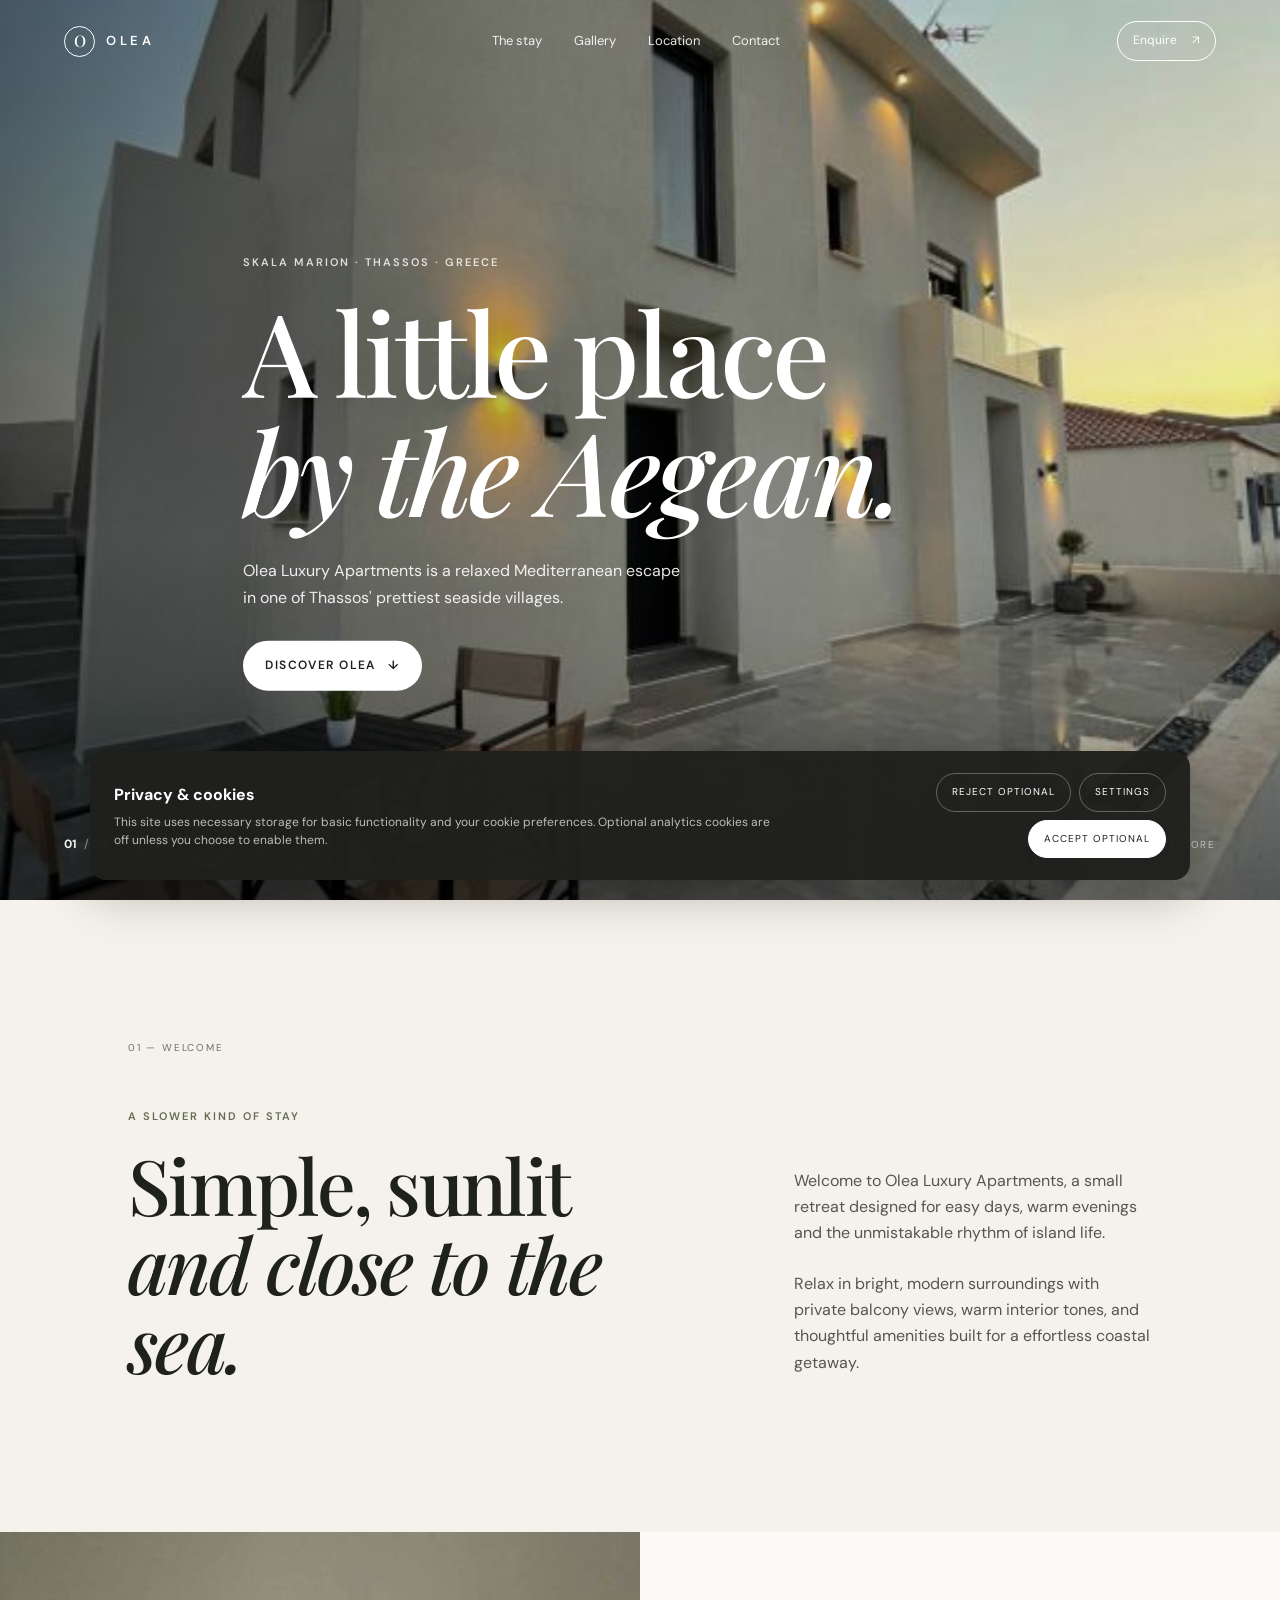
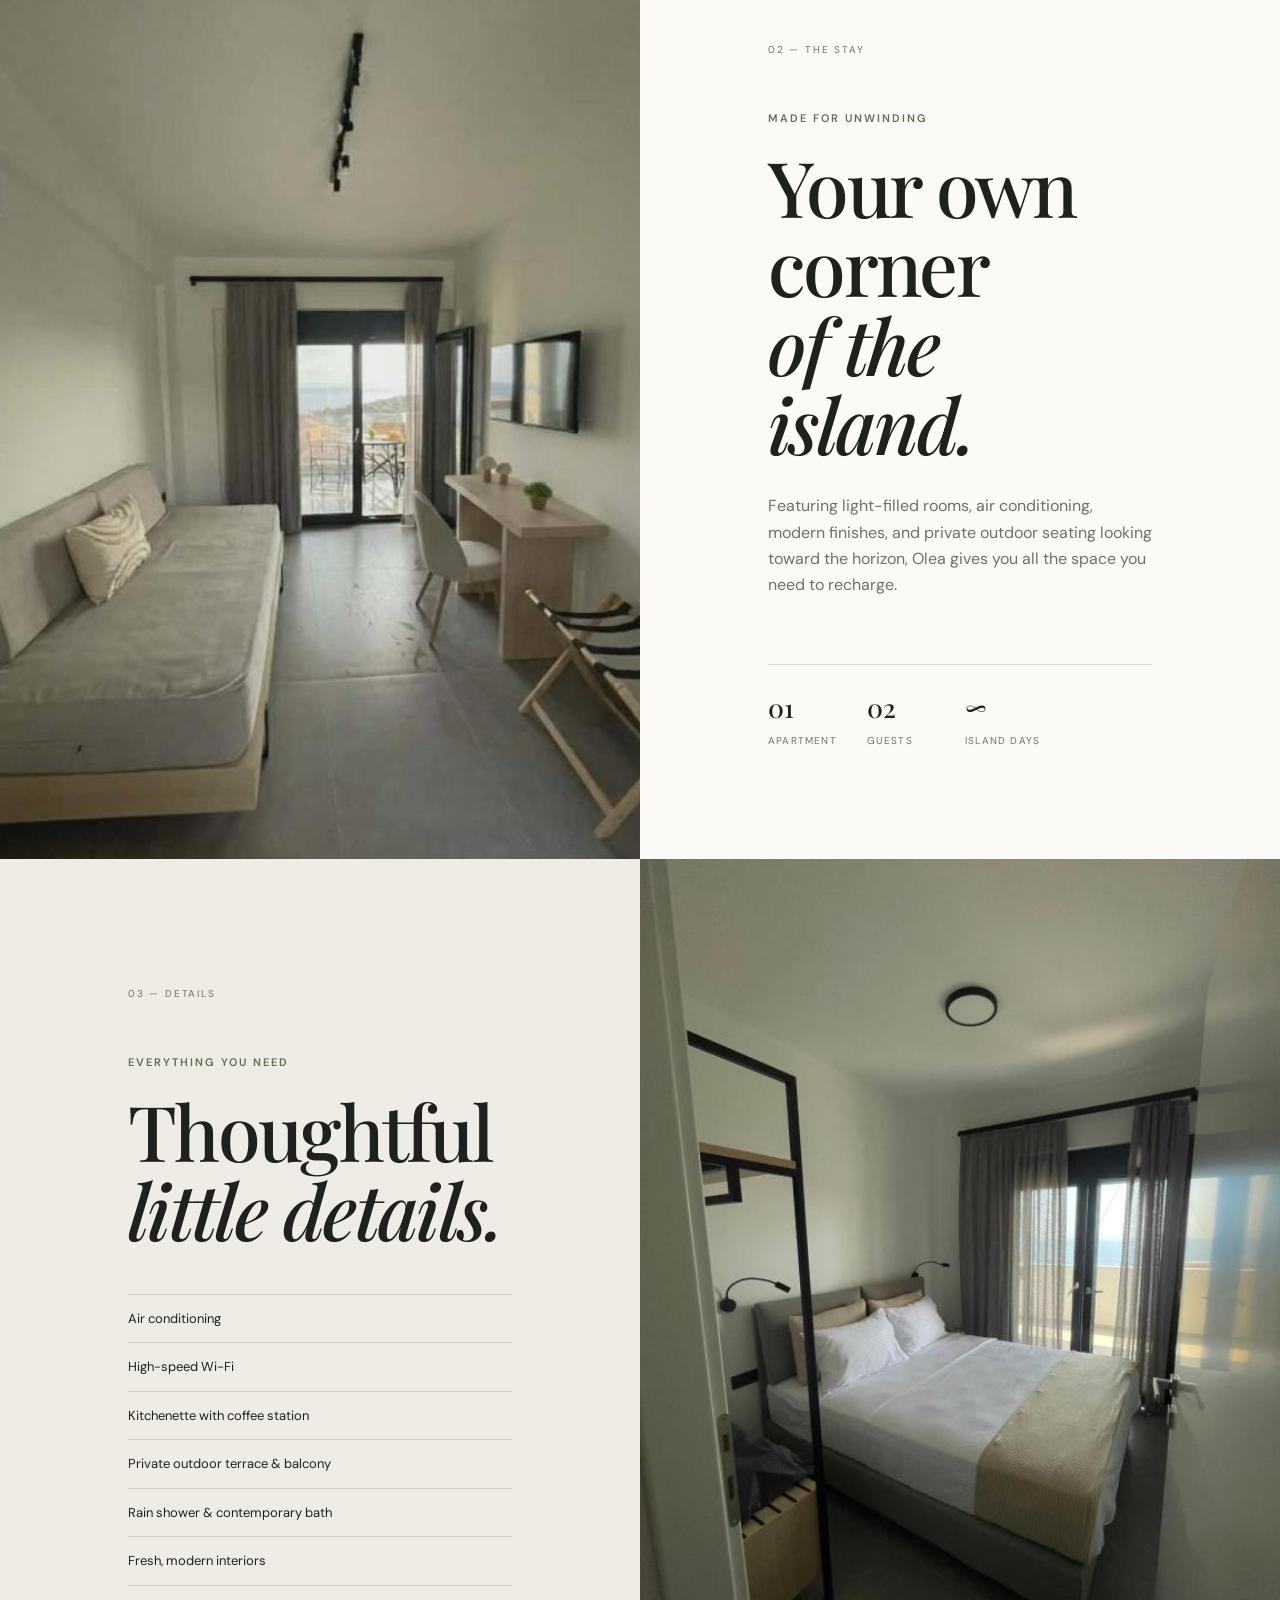
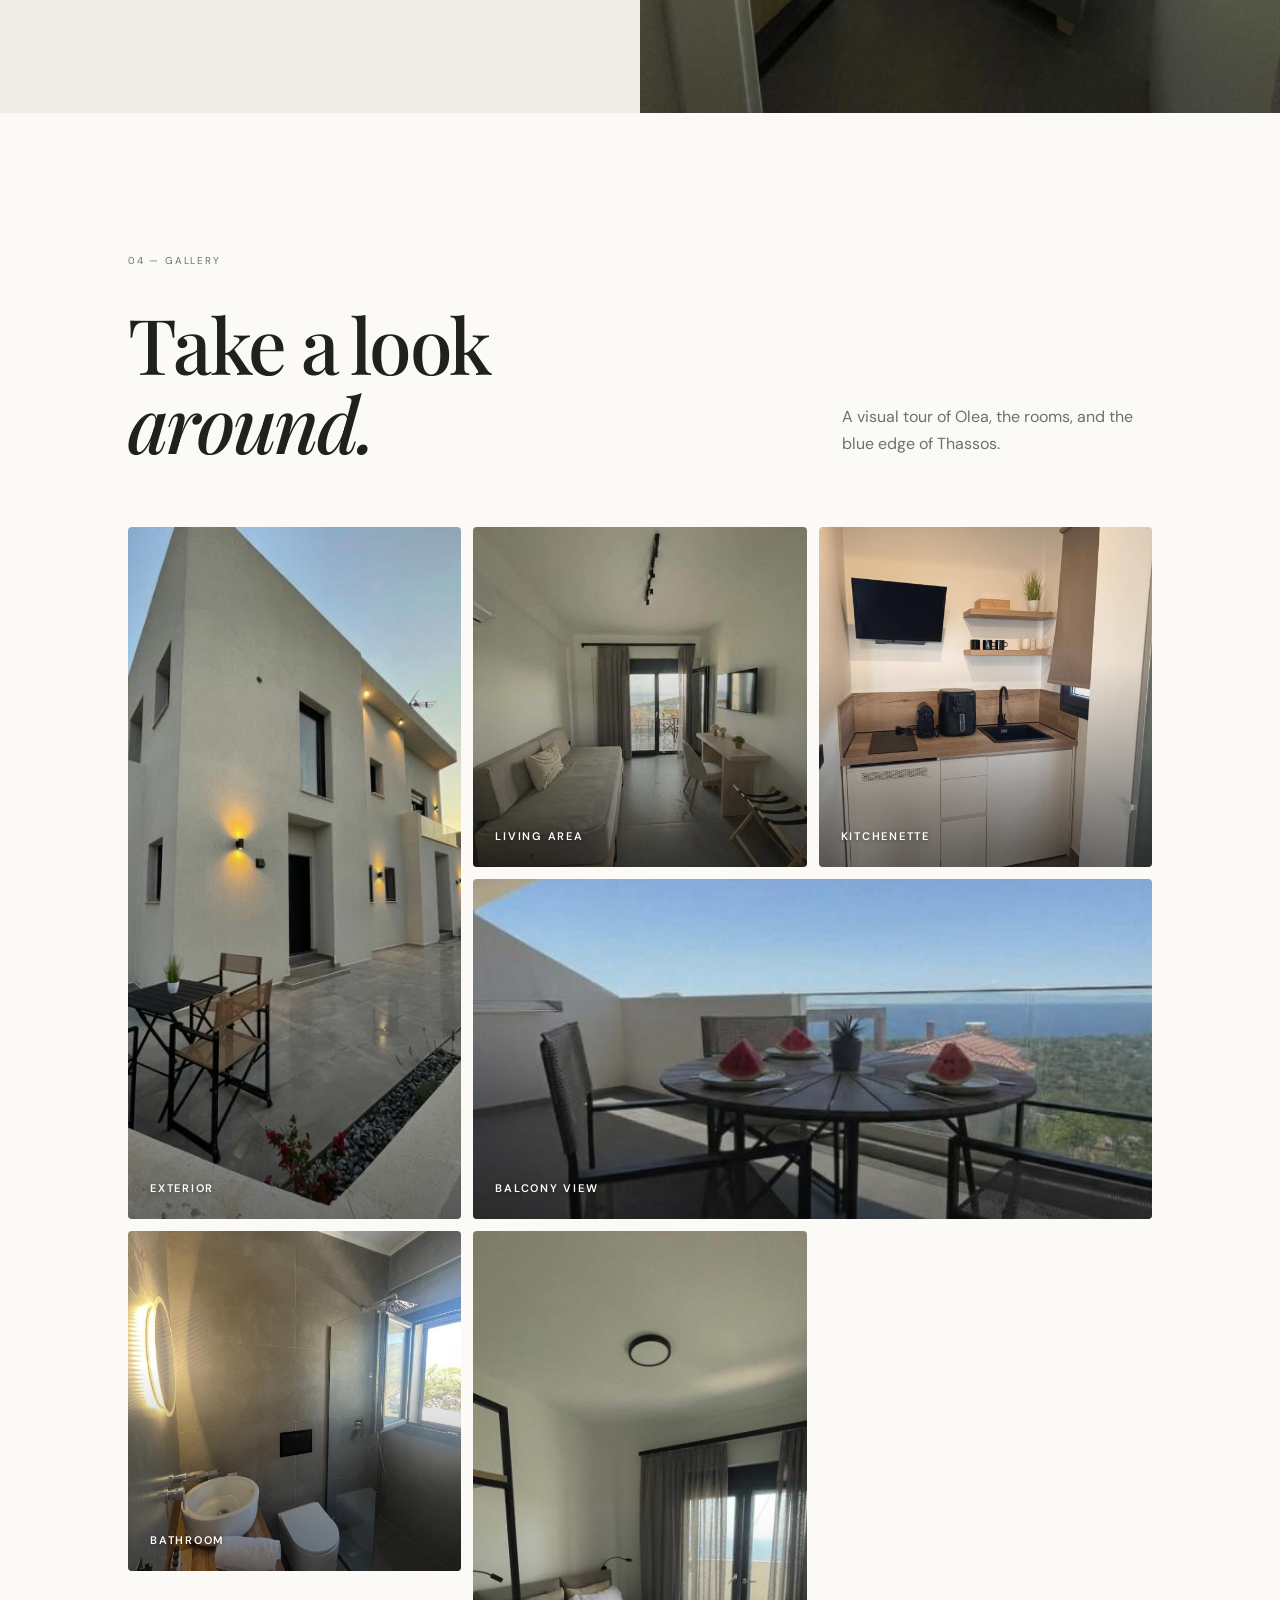
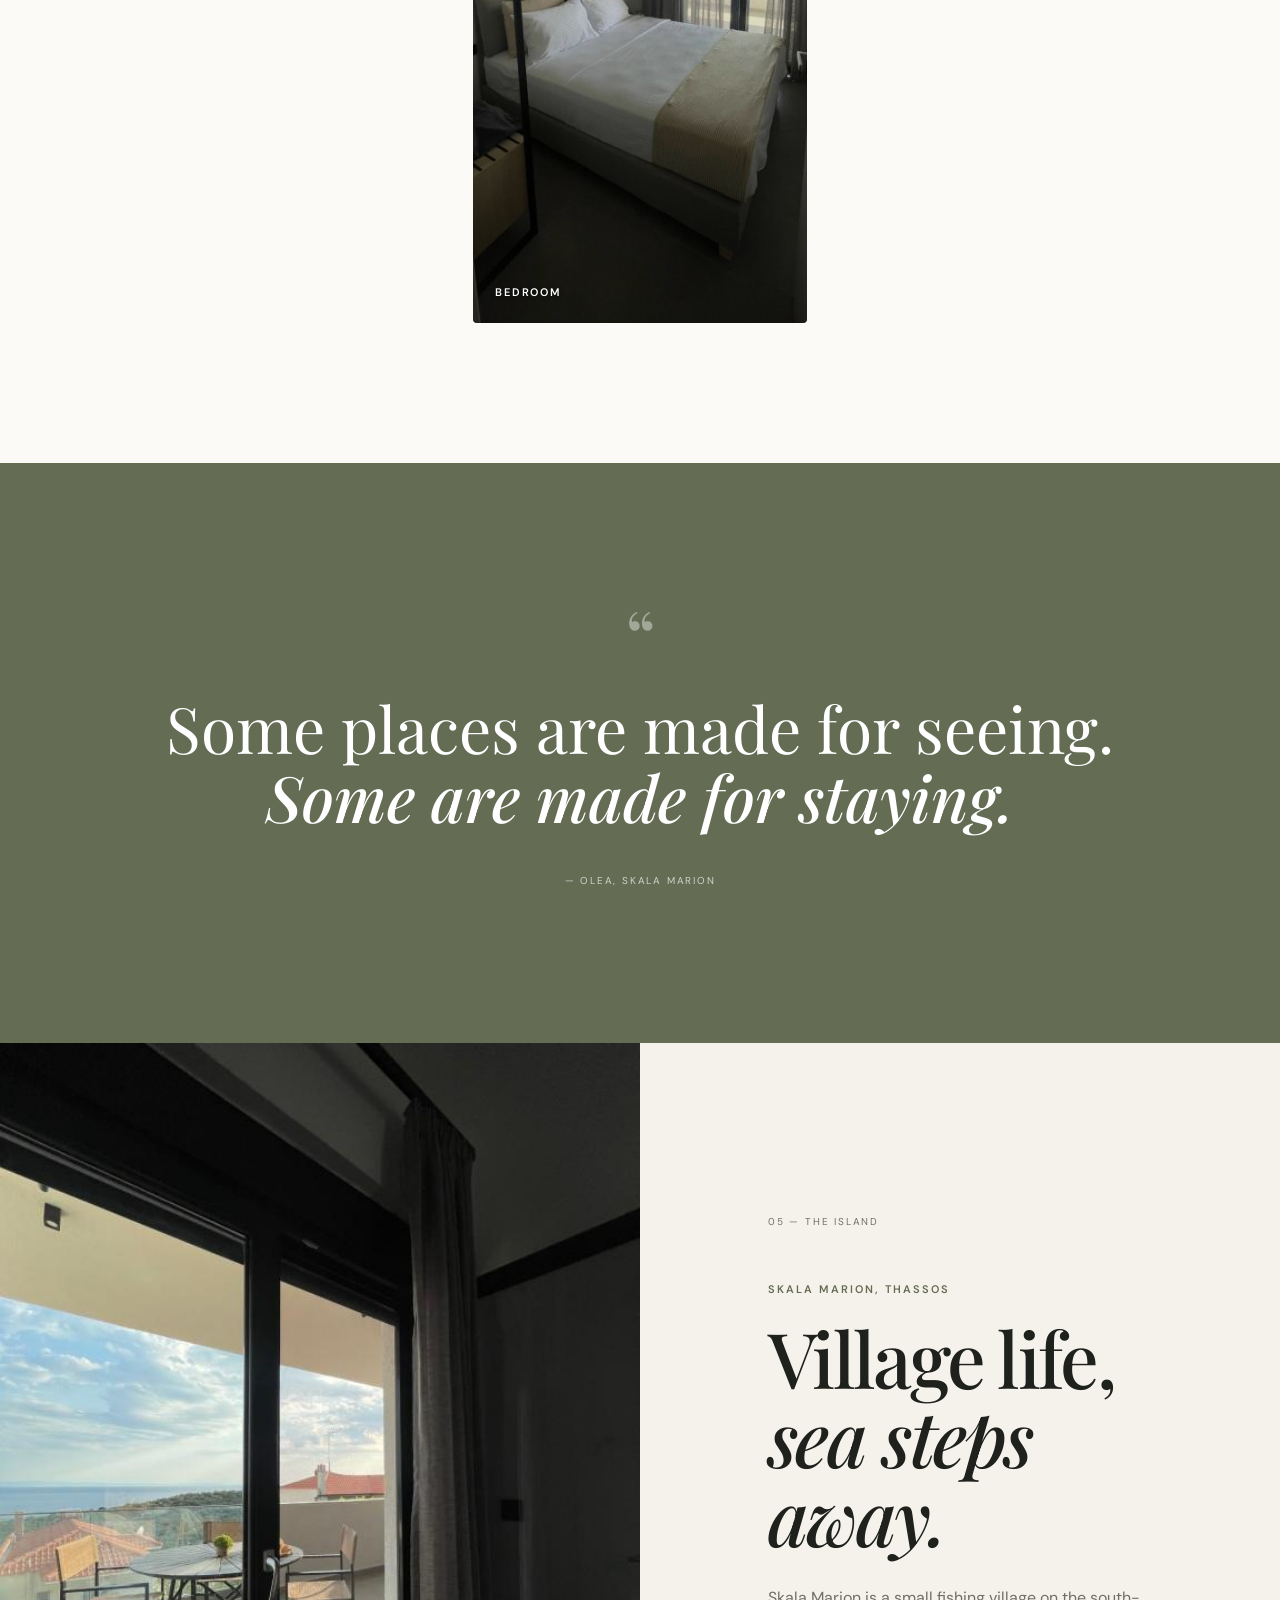
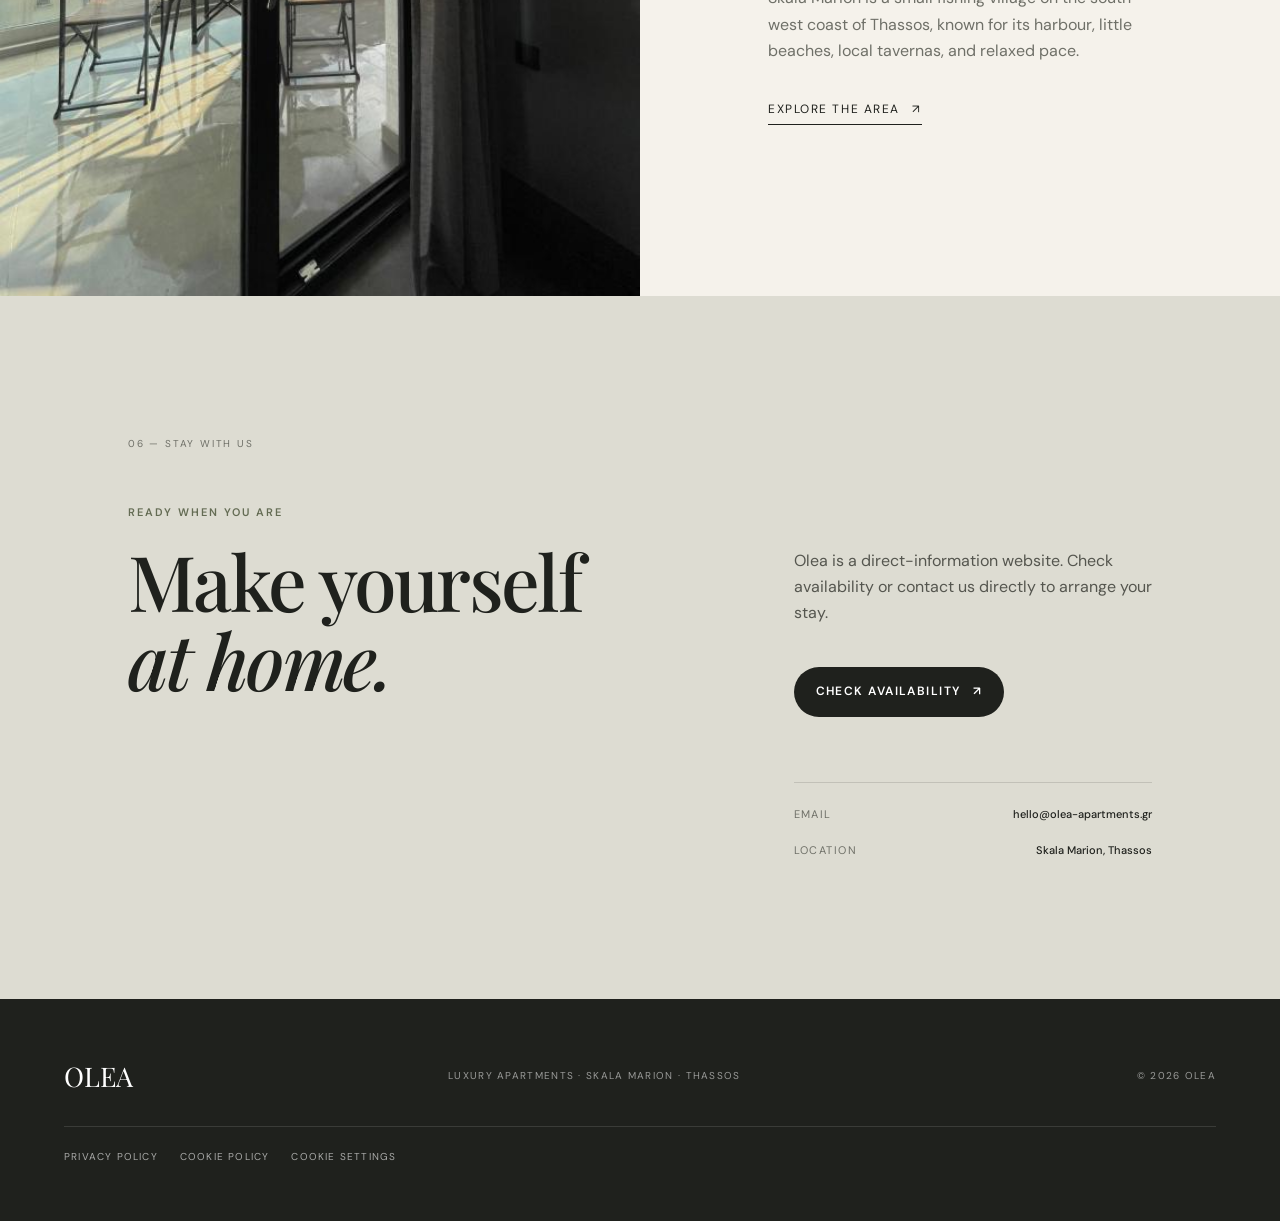
<file: index.html>
<!doctype html>
<html lang="en">
<head>
  <meta charset="utf-8">
  <meta name="viewport" content="width=device-width, initial-scale=1">
  <meta name="description" content="Olea Luxury Apartments — a quiet Mediterranean stay in Skala Marion, Thassos.">
  <title>Olea Luxury Apartments · Skala Marion</title>
  <link rel="preconnect" href="https://fonts.googleapis.com">
  <link rel="preconnect" href="https://fonts.gstatic.com" crossorigin>
  <link href="https://fonts.googleapis.com/css2?family=DM+Sans:wght@400;500;600&family=Playfair+Display:wght@500;600&display=swap" rel="stylesheet">
  <link rel="stylesheet" href="styles.css">
</head>
<body>
  <header class="site-header">
    <a class="brand" href="#top" aria-label="Olea home">
      <span class="brand-mark">O</span>
      <span>OLEA</span>
    </a>
    <nav class="nav" aria-label="Main navigation">
      <a href="#stay">The stay</a>
      <a href="#gallery">Gallery</a>
      <a href="#location">Location</a>
      <a href="#contact">Contact</a>
    </nav>
    <a class="header-cta" href="#contact">Enquire <span>↗</span></a>
    <button class="menu-toggle" aria-label="Open menu" aria-expanded="false">☰</button>
  </header>

  <main id="top">
    <section class="hero">
      <div class="hero-slides" aria-label="Property slideshow">
        <div class="hero-slide is-active">
          <img src="frontview.jpg" alt="Olea Luxury Apartments exterior at dusk" loading="eager">
        </div>
        <div class="hero-slide">
          <img src="roomview.jpg" alt="Living space with balcony view" loading="lazy">
        </div>
        <div class="hero-slide">
          <img src="viewbalcony.jpg" alt="Private terrace overlooking the sea" loading="lazy">
        </div>
      </div>
      <div class="hero-shade"></div>
      <div class="hero-content">
        <p class="eyebrow light">Skala Marion · Thassos · Greece</p>
        <h1>A little place<br><em>by the Aegean.</em></h1>
        <p class="hero-copy">Olea Luxury Apartments is a relaxed Mediterranean escape in one of Thassos' prettiest seaside villages.</p>
        <a class="button button-light" href="#stay">Discover Olea <span>↓</span></a>
      </div>
      <div class="hero-bottom">
        <div class="slide-count"><strong id="slide-current">01</strong><span>/ 03</span></div>
        <div class="slide-controls">
          <button id="prev" aria-label="Previous photo">←</button>
          <button id="next" aria-label="Next photo">→</button>
        </div>
        <span class="scroll-note">Scroll to explore</span>
      </div>
    </section>

    <section class="intro section-pad">
      <div class="section-kicker">01 — Welcome</div>
      <div class="intro-grid">
        <div>
          <p class="eyebrow">A slower kind of stay</p>
          <h2>Simple, sunlit<br><em>and close to the sea.</em></h2>
        </div>
        <div class="intro-text">
          <p>Welcome to Olea Luxury Apartments, a small retreat designed for easy days, warm evenings and the unmistakable rhythm of island life.</p>
          <p>Relax in bright, modern surroundings with private balcony views, warm interior tones, and thoughtful amenities built for a effortless coastal getaway.</p>
        </div>
      </div>
    </section>

    <section id="stay" class="feature-section">
      <div class="feature-image">
        <img src="roomview.jpg" alt="Apartment living space with comfortable seating and work area" loading="lazy">
      </div>
      <div class="feature-copy">
        <span class="section-kicker">02 — The stay</span>
        <p class="eyebrow">Made for unwinding</p>
        <h2>Your own corner<br><em>of the island.</em></h2>
        <p>Featuring light-filled rooms, air conditioning, modern finishes, and private outdoor seating looking toward the horizon, Olea gives you all the space you need to recharge.</p>
        <div class="facts">
          <div><strong>01</strong><span>Apartment</span></div>
          <div><strong>02</strong><span>Guests</span></div>
          <div><strong>∞</strong><span>Island days</span></div>
        </div>
      </div>
    </section>

    <section class="split-feature">
      <div class="split-copy">
        <span class="section-kicker">03 — Details</span>
        <p class="eyebrow">Everything you need</p>
        <h2>Thoughtful<br><em>little details.</em></h2>
        <ul class="amenities">
          <li>Air conditioning</li>
          <li>High-speed Wi-Fi</li>
          <li>Kitchenette with coffee station</li>
          <li>Private outdoor terrace & balcony</li>
          <li>Rain shower & contemporary bath</li>
          <li>Fresh, modern interiors</li>
        </ul>
      </div>
      <div class="split-image">
        <img src="bedroom.jpg" alt="Modern bedroom with private balcony access" loading="lazy">
      </div>
    </section>

    <section id="gallery" class="gallery section-pad">
      <div class="gallery-head">
        <div>
          <span class="section-kicker">04 — Gallery</span>
          <h2>Take a look<br><em>around.</em></h2>
        </div>
        <p>A visual tour of Olea, the rooms, and the blue edge of Thassos.</p>
      </div>
      <div class="gallery-grid">
        <button class="gallery-card tall" aria-label="View exterior shot">
          <img src="frontview.jpg" alt="Building exterior" loading="lazy">
          <span>EXTERIOR</span>
        </button>
        <button class="gallery-card" aria-label="View living space">
          <img src="roomview.jpg" alt="Living area" loading="lazy">
          <span>LIVING AREA</span>
        </button>
        <button class="gallery-card" aria-label="View kitchen space">
          <img src="kitchen.jpg" alt="Kitchenette setup" loading="lazy">
          <span>KITCHENETTE</span>
        </button>
        <button class="gallery-card wide" aria-label="View balcony view">
          <img src="viewbalcony2.jpg" alt="Terrace seating with sea view" loading="lazy">
          <span>BALCONY VIEW</span>
        </button>
        <button class="gallery-card" aria-label="View bathroom">
          <img src="bathroom1.jpg" alt="Modern walk-in shower and vanity" loading="lazy">
          <span>BATHROOM</span>
        </button>
        <button class="gallery-card tall" aria-label="View bedroom detail">
          <img src="bedroom.jpg" alt="Master bedroom" loading="lazy">
          <span>BEDROOM</span>
        </button>
      </div>
    </section>

    <section class="quote-section">
      <div class="quote-mark">“</div>
      <blockquote>Some places are made for seeing.<br><em>Some are made for staying.</em></blockquote>
      <span>— Olea, Skala Marion</span>
    </section>

    <section id="location" class="location">
      <div class="location-image">
        <img src="viewfrominside.jpg" alt="View looking out to the Aegean sea from inside the apartment" loading="lazy">
      </div>
      <div class="location-copy">
        <span class="section-kicker">05 — The island</span>
        <p class="eyebrow">Skala Marion, Thassos</p>
        <h2>Village life,<br><em>sea steps away.</em></h2>
        <p>Skala Marion is a small fishing village on the south-west coast of Thassos, known for its harbour, little beaches, local tavernas, and relaxed pace.</p>
        <a class="text-link" href="https://www.google.com/maps/search/?api=1&query=Skala+Marion%2C+Thassos%2C+Greece" target="_blank" rel="noopener">Explore the area <span>↗</span></a>
      </div>
    </section>

    <section id="contact" class="contact section-pad">
      <span class="section-kicker">06 — Stay with us</span>
      <div class="contact-grid">
        <div>
          <p class="eyebrow">Ready when you are</p>
          <h2>Make yourself<br><em>at home.</em></h2>
        </div>
        <div class="contact-panel">
          <p>Olea is a direct-information website. Check availability or contact us directly to arrange your stay.</p>
          <a class="button button-dark" href="https://www.booking.com/hotel/gr/olea-luxury-apartments-skala-marion.el.html" target="_blank" rel="noopener">Check availability <span>↗</span></a>
          <div class="contact-details">
            <div><span>Email</span><strong>hello@olea-apartments.gr</strong></div>
            <div><span>Location</span><strong>Skala Marion, Thassos</strong></div>
          </div>
        </div>
      </div>
    </section>
  </main>

  <footer>
    <div class="footer-brand">OLEA</div>
    <p>Luxury Apartments · Skala Marion · Thassos</p>
    <span>© <span id="year"></span> Olea</span>
    <div class="footer-links"><a href="privacy.html">Privacy Policy</a><a href="cookies.html">Cookie Policy</a><button id="cookie-settings-link">Cookie settings</button></div>
  </footer>

  <div class="cookie-banner" id="cookie-banner" hidden>
    <div><strong>Privacy & cookies</strong><p>This site uses necessary storage for basic functionality and your cookie preferences. Optional analytics cookies are off unless you choose to enable them.</p></div>
    <div class="cookie-actions"><button class="cookie-btn secondary" id="cookie-reject">Reject optional</button><button class="cookie-btn secondary" id="cookie-settings">Settings</button><button class="cookie-btn primary" id="cookie-accept">Accept optional</button></div>
  </div>
  <div class="cookie-modal" id="cookie-modal" hidden>
    <div class="cookie-box">
      <button class="cookie-x" id="cookie-close" aria-label="Close">×</button>
      <p class="eyebrow">Privacy choices</p><h2>Cookie settings</h2>
      <p>Necessary storage is always enabled because it supports basic site functionality and remembers your privacy choice. Optional analytics are disabled by default.</p>
      <label class="cookie-option"><span><strong>Necessary</strong><small>Required for core functionality and cookie preferences.</small></span><input type="checkbox" checked disabled></label>
      <label class="cookie-option"><span><strong>Analytics</strong><small>Optional audience measurement. Currently not connected.</small></span><input type="checkbox" id="analytics-consent"></label>
      <div class="cookie-actions"><button class="cookie-btn secondary" id="cookie-save">Save choices</button><button class="cookie-btn primary" id="cookie-accept-modal">Accept optional</button></div>
    </div>
  </div>

  <div class="lightbox" aria-hidden="true">
    <button class="lightbox-close" aria-label="Close gallery">×</button>
    <div class="lightbox-content"></div>
  </div>

  <script src="script.js"></script>
</body>
</html>
</file>
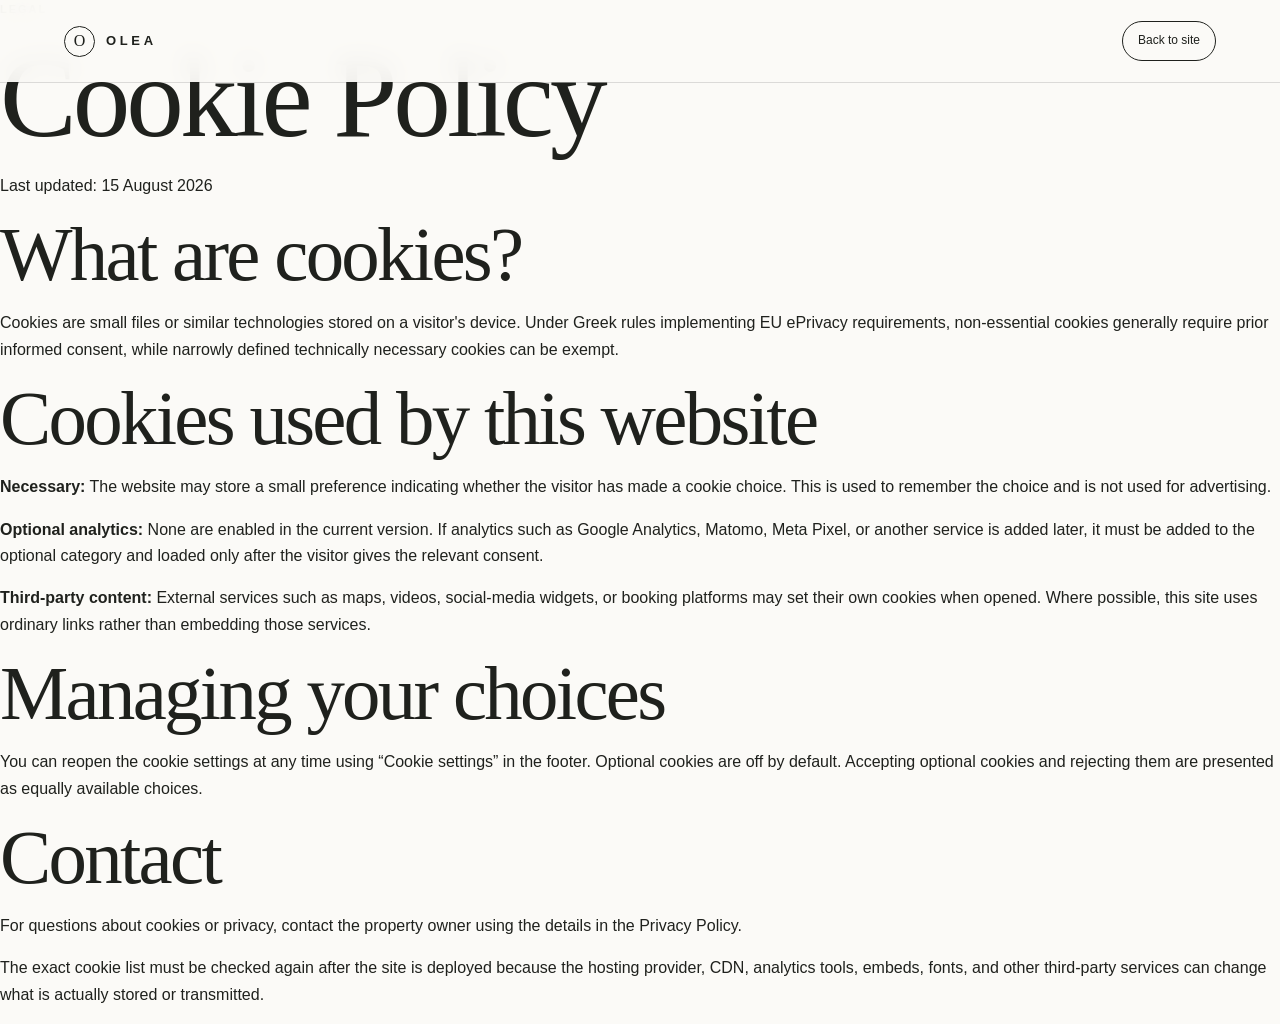
<file: cookies.html>
<!doctype html>
<html lang="en">
<head>
<meta charset="utf-8"><meta name="viewport" content="width=device-width,initial-scale=1">
<title>Cookie Policy · Olea Luxury Apartments</title>
<link rel="stylesheet" href="styles.css">
</head>
<body class="legal-page">
<header class="site-header scrolled">
  <a class="brand" href="index.html"><span class="brand-mark">O</span><span>OLEA</span></a>
  <a class="header-cta" href="index.html">Back to site</a>
</header>
<main class="legal-content">
  <p class="eyebrow">Legal</p>
  <h1>Cookie Policy</h1>
  <p class="legal-updated">Last updated: 15 August 2026</p>
  <h2>What are cookies?</h2>
  <p>Cookies are small files or similar technologies stored on a visitor's device. Under Greek rules implementing EU ePrivacy requirements, non-essential cookies generally require prior informed consent, while narrowly defined technically necessary cookies can be exempt.</p>
  <h2>Cookies used by this website</h2>
  <p><strong>Necessary:</strong> The website may store a small preference indicating whether the visitor has made a cookie choice. This is used to remember the choice and is not used for advertising.</p>
  <p><strong>Optional analytics:</strong> None are enabled in the current version. If analytics such as Google Analytics, Matomo, Meta Pixel, or another service is added later, it must be added to the optional category and loaded only after the visitor gives the relevant consent.</p>
  <p><strong>Third-party content:</strong> External services such as maps, videos, social-media widgets, or booking platforms may set their own cookies when opened. Where possible, this site uses ordinary links rather than embedding those services.</p>
  <h2>Managing your choices</h2>
  <p>You can reopen the cookie settings at any time using “Cookie settings” in the footer. Optional cookies are off by default. Accepting optional cookies and rejecting them are presented as equally available choices.</p>
  <h2>Contact</h2>
  <p>For questions about cookies or privacy, contact the property owner using the details in the Privacy Policy.</p>
  <p class="legal-warning">The exact cookie list must be checked again after the site is deployed because the hosting provider, CDN, analytics tools, embeds, fonts, and other third-party services can change what is actually stored or transmitted.</p>
</main>
</body>
</html>
</file>
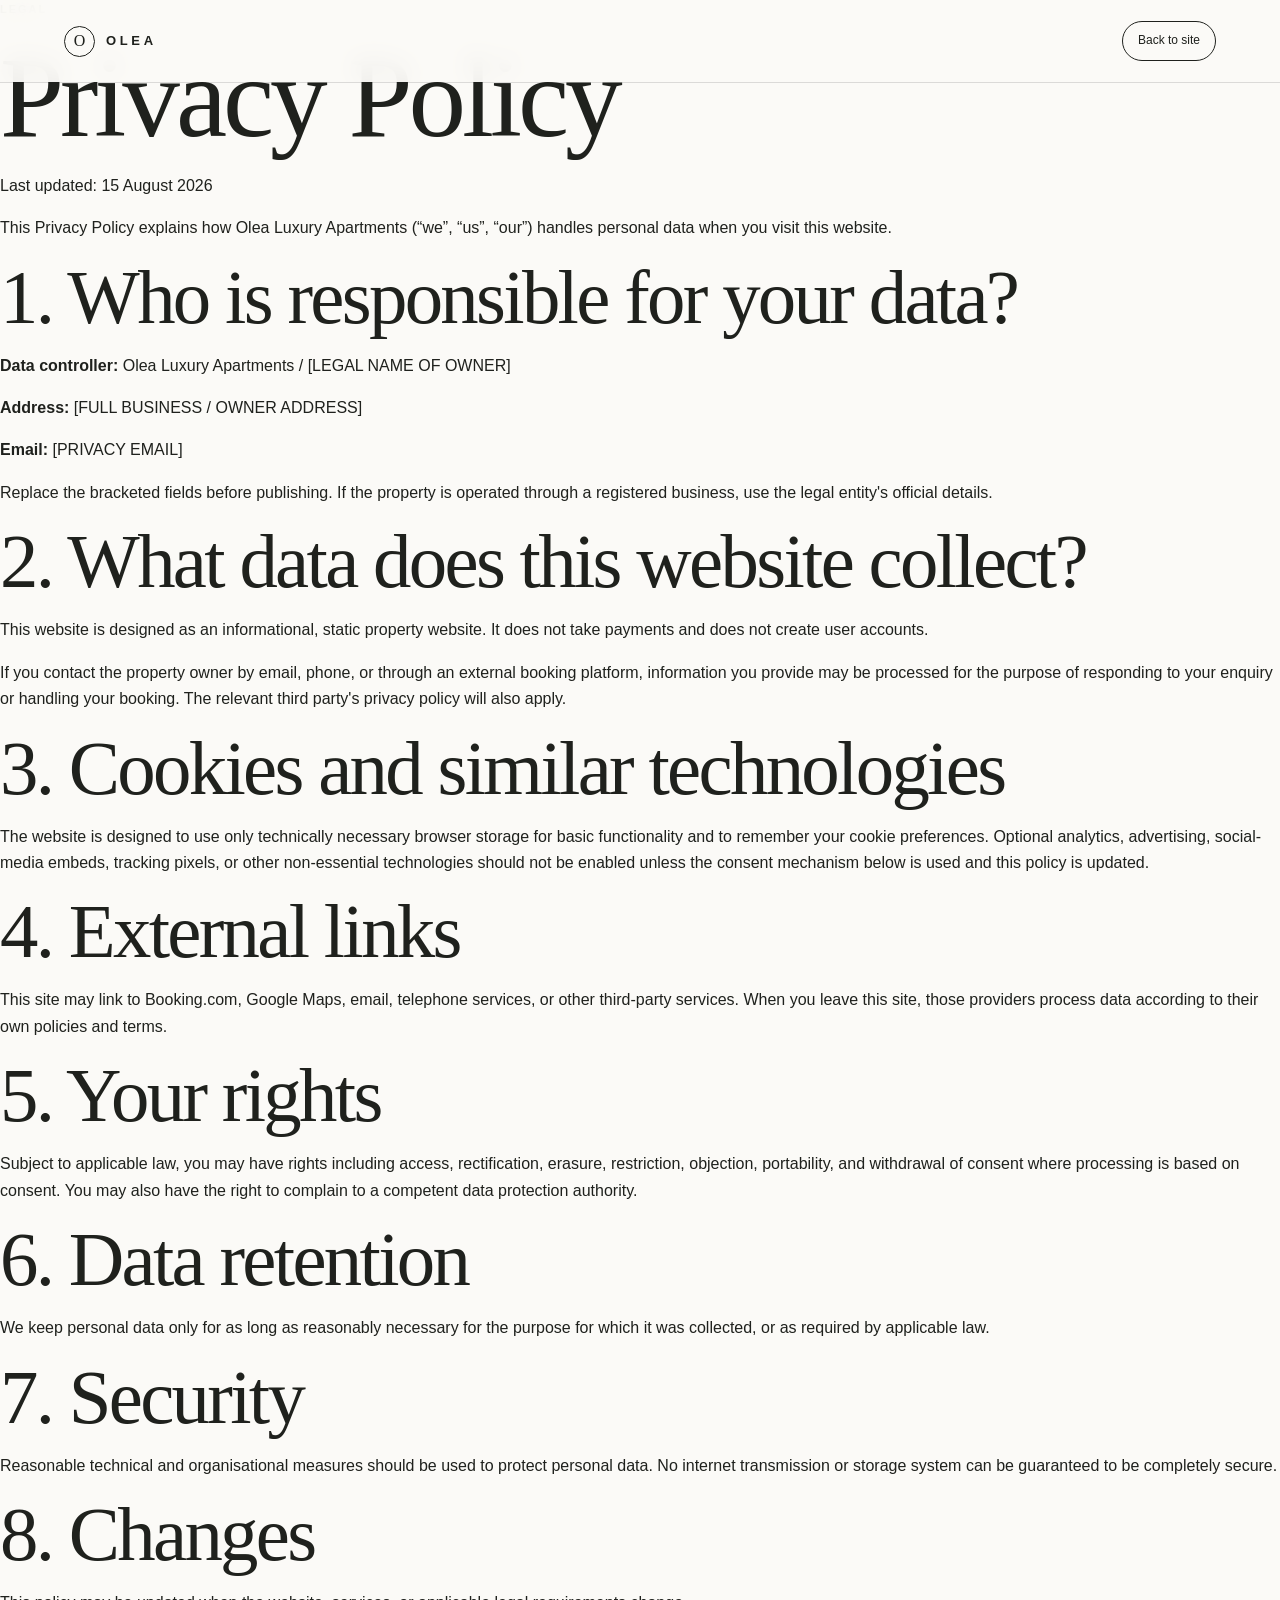
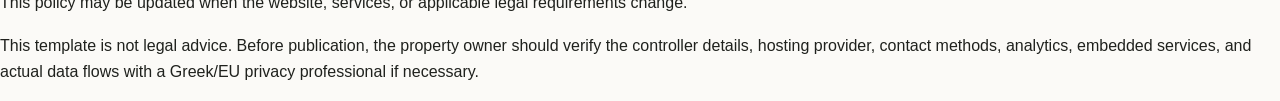
<file: privacy.html>
<!doctype html>
<html lang="en">
<head>
<meta charset="utf-8"><meta name="viewport" content="width=device-width,initial-scale=1">
<title>Privacy Policy · Olea Luxury Apartments</title>
<link rel="stylesheet" href="styles.css">
</head>
<body class="legal-page">
<header class="site-header scrolled">
  <a class="brand" href="index.html"><span class="brand-mark">O</span><span>OLEA</span></a>
  <a class="header-cta" href="index.html">Back to site</a>
</header>
<main class="legal-content">
  <p class="eyebrow">Legal</p>
  <h1>Privacy Policy</h1>
  <p class="legal-updated">Last updated: 15 August 2026</p>
  <p>This Privacy Policy explains how Olea Luxury Apartments (“we”, “us”, “our”) handles personal data when you visit this website.</p>
  <h2>1. Who is responsible for your data?</h2>
  <p><strong>Data controller:</strong> Olea Luxury Apartments / [LEGAL NAME OF OWNER]</p>
  <p><strong>Address:</strong> [FULL BUSINESS / OWNER ADDRESS]</p>
  <p><strong>Email:</strong> [PRIVACY EMAIL]</p>
  <p>Replace the bracketed fields before publishing. If the property is operated through a registered business, use the legal entity's official details.</p>
  <h2>2. What data does this website collect?</h2>
  <p>This website is designed as an informational, static property website. It does not take payments and does not create user accounts.</p>
  <p>If you contact the property owner by email, phone, or through an external booking platform, information you provide may be processed for the purpose of responding to your enquiry or handling your booking. The relevant third party's privacy policy will also apply.</p>
  <h2>3. Cookies and similar technologies</h2>
  <p>The website is designed to use only technically necessary browser storage for basic functionality and to remember your cookie preferences. Optional analytics, advertising, social-media embeds, tracking pixels, or other non-essential technologies should not be enabled unless the consent mechanism below is used and this policy is updated.</p>
  <h2>4. External links</h2>
  <p>This site may link to Booking.com, Google Maps, email, telephone services, or other third-party services. When you leave this site, those providers process data according to their own policies and terms.</p>
  <h2>5. Your rights</h2>
  <p>Subject to applicable law, you may have rights including access, rectification, erasure, restriction, objection, portability, and withdrawal of consent where processing is based on consent. You may also have the right to complain to a competent data protection authority.</p>
  <h2>6. Data retention</h2>
  <p>We keep personal data only for as long as reasonably necessary for the purpose for which it was collected, or as required by applicable law.</p>
  <h2>7. Security</h2>
  <p>Reasonable technical and organisational measures should be used to protect personal data. No internet transmission or storage system can be guaranteed to be completely secure.</p>
  <h2>8. Changes</h2>
  <p>This policy may be updated when the website, services, or applicable legal requirements change.</p>
  <p class="legal-warning">This template is not legal advice. Before publication, the property owner should verify the controller details, hosting provider, contact methods, analytics, embedded services, and actual data flows with a Greek/EU privacy professional if necessary.</p>
</main>
</body>
</html>
</file>
<file: styles.css>
:root {
  --ink: #1f211d;
  --muted: #6f7068;
  --cream: #f5f2eb;
  --paper: #fbfaf7;
  --olive: #646c54;
  --line: rgba(31,33,29,.14);
  --serif: "Playfair Display", Georgia, serif;
  --sans: "DM Sans", Arial, sans-serif;
}
* { box-sizing: border-box; }
html { scroll-behavior: smooth; }
body { margin:0; background:var(--paper); color:var(--ink); font-family:var(--sans); font-size:16px; line-height:1.65; }
a { color:inherit; text-decoration:none; }
button { font:inherit; }

.site-header { position:fixed; z-index:20; top:0; left:0; width:100%; height:82px; padding:0 5vw; display:flex; align-items:center; justify-content:space-between; color:#fff; transition:.3s; }
.site-header.scrolled { background:rgba(251,250,247,.94); color:var(--ink); backdrop-filter:blur(12px); box-shadow:0 1px 0 var(--line); }
.brand { display:flex; align-items:center; gap:11px; font-size:13px; font-weight:600; letter-spacing:.28em; }
.brand-mark { width:31px; height:31px; display:grid; place-items:center; border:1px solid currentColor; border-radius:50%; font-family:var(--serif); font-size:16px; font-weight:500; letter-spacing:0; }
.nav { display:flex; gap:32px; font-size:13px; }
.nav a { opacity:.9; }
.nav a:hover { opacity:1; }
.header-cta { border:1px solid currentColor; border-radius:100px; padding:9px 15px; font-size:12px; }
.header-cta span, .button span, .text-link span { margin-left:12px; }
.menu-toggle { display:none; border:0; background:none; color:inherit; font-size:22px; }

.hero { height:100svh; min-height:680px; position:relative; overflow:hidden; background:#111; color:#fff; }
.hero-slides, .hero-slide { position:absolute; inset:0; }
.hero-slide { opacity:0; transform:scale(1.03); transition:opacity .8s, transform 6s ease; }
.hero-slide.is-active { opacity:1; transform:scale(1); }
.hero-shade { position:absolute; inset:0; background:linear-gradient(90deg,rgba(0,0,0,.55),rgba(0,0,0,.08) 70%),linear-gradient(0deg,rgba(0,0,0,.45),transparent 40%); z-index:1; }
.hero-content { position:absolute; left:19vw; top:49%; transform:translateY(-43%); max-width:760px; z-index:2; }
.eyebrow { text-transform:uppercase; letter-spacing:.18em; font-size:11px; font-weight:600; color:var(--olive); margin:0 0 20px; }
.eyebrow.light { color:rgba(255,255,255,.8); }
h1,h2 { font-family:var(--serif); font-weight:500; line-height:1.03; margin:0; letter-spacing:-.035em; }
h1 { font-size:clamp(62px,9vw,132px); }
h2 { font-size:clamp(48px,6vw,86px); }
em { font-style:italic; font-weight:500; }
.hero-copy { max-width:450px; font-size:16px; color:rgba(255,255,255,.9); margin:30px 0; }
.button { display:inline-flex; align-items:center; padding:15px 22px; border-radius:100px; font-size:12px; text-transform:uppercase; letter-spacing:.12em; font-weight:600; transition:.25s; }
.button-light { background:#fff; color:var(--ink); }
.button-dark { background:var(--ink); color:#fff; }
.button:hover { transform:translateY(-2px); }
.hero-bottom { position:absolute; left:5vw; right:5vw; bottom:34px; display:flex; align-items:center; z-index:2; }
.slide-count { display:flex; gap:7px; align-items:baseline; font-size:12px; }
.slide-count span { opacity:.55; }
.slide-controls { margin-left:32px; display:flex; gap:8px; }
.slide-controls button { width:42px; height:42px; border:1px solid rgba(255,255,255,.55); border-radius:50%; color:#fff; background:transparent; cursor:pointer; transition:.2s; }
.slide-controls button:hover { background:#fff; color:var(--ink); }
.scroll-note { margin-left:auto; font-size:10px; text-transform:uppercase; letter-spacing:.18em; opacity:.65; }

/* Image scaling and coverage */
.hero-slide img,
.feature-image img,
.split-image img,
.location-image img,
.gallery-card img {
  width: 100%;
  height: 100%;
  object-fit: cover;
  display: block;
}

.section-pad { padding:140px 10vw; }
.section-kicker { display:block; color:var(--muted); font-size:10px; text-transform:uppercase; letter-spacing:.18em; margin-bottom:50px; }
.intro { background:var(--cream); }
.intro-grid, .contact-grid { display:grid; grid-template-columns:1.2fr .8fr; gap:10vw; }
.intro-text { padding-top:45px; max-width:490px; color:#55564f; }
.intro-text p + p { margin-top:24px; }
.feature-section, .split-feature, .location { display:grid; grid-template-columns:1fr 1fr; min-height:780px; }
.feature-image, .split-image, .location-image { min-height:620px; position:relative; width:100%; }
.feature-copy, .split-copy, .location-copy { padding:110px 10vw; display:flex; flex-direction:column; justify-content:center; }
.feature-copy .section-kicker, .split-copy .section-kicker, .location-copy .section-kicker { margin-bottom:50px; }
.feature-copy > p:not(.eyebrow), .location-copy > p:not(.eyebrow) { max-width:480px; color:var(--muted); margin:30px 0 0; }
.facts { display:grid; grid-template-columns:repeat(4,1fr); gap:10px; margin-top:65px; padding-top:22px; border-top:1px solid var(--line); }
.facts div { display:flex; flex-direction:column; gap:3px; }
.facts strong { font-family:var(--serif); font-size:26px; font-weight:500; }
.facts span { color:var(--muted); font-size:10px; text-transform:uppercase; letter-spacing:.12em; }
.split-feature { background:#eeece4; }
.split-copy { order:1; }
.split-image { order:2; }
.amenities { padding:0; margin:45px 0 0; list-style:none; border-top:1px solid var(--line); max-width:480px; }
.amenities li { padding:13px 0; border-bottom:1px solid var(--line); font-size:13px; }

.gallery { background:var(--paper); }
.gallery-head { display:flex; justify-content:space-between; align-items:end; margin-bottom:65px; }
.gallery-head .section-kicker { margin-bottom:35px; }
.gallery-head p { max-width:310px; color:var(--muted); margin:0 0 5px; }
.gallery-grid { display:grid; grid-template-columns:repeat(3,1fr); grid-auto-rows:340px; gap:12px; }
.gallery-card { border:0; padding:0; position:relative; overflow:hidden; cursor:pointer; color:#fff; text-align:left; border-radius:4px; }
.gallery-card.tall { grid-row:span 2; }
.gallery-card.wide { grid-column:span 2; }
.gallery-card > span { position:absolute; left:22px; bottom:22px; font-size:11px; letter-spacing:.16em; font-weight:600; z-index:2; text-shadow: 0 1px 4px rgba(0,0,0,0.4); }
.gallery-card::after { content:""; position:absolute; inset:0; background:linear-gradient(0deg,rgba(0,0,0,.5),transparent 60%); transition: opacity .3s; }
.gallery-card img { transition: transform 0.6s cubic-bezier(0.25, 1, 0.5, 1); }
.gallery-card:hover img { transform: scale(1.05); }

.quote-section { padding:150px 10vw; background:var(--olive); color:#fff; text-align:center; }
.quote-mark { font-family:var(--serif); font-size:75px; line-height:.6; opacity:.4; }
blockquote { margin:35px auto; font-family:var(--serif); font-size:clamp(40px,5vw,70px); line-height:1.08; max-width:950px; }
.quote-section > span { text-transform:uppercase; letter-spacing:.18em; font-size:10px; opacity:.7; }
.location-copy { background:var(--cream); }
.text-link { display:inline-flex; margin-top:35px; width:max-content; border-bottom:1px solid currentColor; padding-bottom:5px; font-size:12px; text-transform:uppercase; letter-spacing:.13em; }
.contact { background:#dddcd2; }
.contact-panel { max-width:470px; padding-top:45px; color:#55564f; }
.contact-panel > p { margin:0 0 18px; }
.contact-panel .button { margin-top:22px; }
.contact-details { border-top:1px solid var(--line); margin-top:65px; padding-top:22px; display:grid; gap:18px; }
.contact-details div { display:flex; justify-content:space-between; gap:20px; font-size:11px; }
.contact-details span { text-transform:uppercase; letter-spacing:.13em; color:var(--muted); }
.contact-details strong { font-weight:500; color:var(--ink); }

footer { padding:55px 5vw; background:var(--ink); color:#fff; display:grid; grid-template-columns:1fr 1fr 1fr; align-items:center; }
.footer-brand { font-family:var(--serif); font-size:27px; }
footer p, footer > span { margin:0; color:rgba(255,255,255,.55); font-size:10px; text-transform:uppercase; letter-spacing:.13em; }
footer > span { text-align:right; }

.lightbox { position:fixed; inset:0; z-index:50; display:none; place-items:center; background:rgba(12,14,12,.94); padding:5vw; }
.lightbox.open { display:grid; }
.lightbox-content { width:min(1100px,90vw); height:min(78vh,800px); display:grid; place-items:center; }
.lightbox-close { position:absolute; right:30px; top:20px; color:#fff; background:none; border:0; font-size:36px; cursor:pointer; }

@media (max-width: 800px) {
  .site-header { height:70px; padding:0 6vw; }
  .nav, .header-cta { display:none; }
  .menu-toggle { display:block; }
  .site-header.menu-open { background:rgba(251,250,247,.97); color:var(--ink); }
  .site-header.menu-open .nav { display:flex; position:absolute; top:70px; left:0; right:0; padding:24px 6vw 32px; background:rgba(251,250,247,.97); flex-direction:column; gap:18px; color:var(--ink); }
  .hero-content { left:7vw; right:7vw; }
  h1 { font-size:clamp(55px,16vw,90px); }
  .hero-copy { font-size:14px; }
  .scroll-note { display:none; }
  .section-pad { padding:90px 7vw; }
  .intro-grid, .contact-grid, .feature-section, .split-feature, .location { grid-template-columns:1fr; }
  .intro-text { padding-top:10px; }
  .feature-image, .split-image, .location-image { min-height:500px; }
  .feature-copy, .split-copy, .location-copy { padding:80px 7vw; }
  .split-copy { order:2; }
  .split-image { order:1; }
  .facts { grid-template-columns:repeat(2,1fr); row-gap:20px; }
  .gallery-head { display:block; }
  .gallery-head p { margin-top:25px; }
  .gallery-grid { grid-template-columns:1fr 1fr; grid-auto-rows:220px; }
  .gallery-card.tall { grid-row:span 2; }
  .gallery-card.wide { grid-column:span 2; }
  footer { grid-template-columns:1fr; gap:18px; }
  footer > span { text-align:left; }
}

.footer-links { grid-column:1/-1; display:flex; flex-wrap:wrap; gap:22px; margin-top:28px; padding-top:22px; border-top:1px solid rgba(255,255,255,.12); }
.footer-links a, .footer-links button { color:rgba(255,255,255,.62); font:inherit; font-size:10px; text-transform:uppercase; letter-spacing:.12em; background:none; border:0; padding:0; cursor:pointer; }
.footer-links a:hover, .footer-links button:hover { color:#fff; }

.cookie-banner { position:fixed; z-index:100; left:20px; right:20px; bottom:20px; max-width:1100px; margin:auto; padding:22px 24px; background:rgba(31,33,29,.97); color:#fff; border-radius:16px; box-shadow:0 15px 50px rgba(0,0,0,.25); display:flex; gap:28px; align-items:center; justify-content:space-between; }
.cookie-banner p { margin:5px 0 0; color:rgba(255,255,255,.7); font-size:12px; line-height:1.5; max-width:700px; }
.cookie-actions { display:flex; gap:8px; flex-wrap:wrap; justify-content:flex-end; }
.cookie-btn { border:1px solid rgba(255,255,255,.3); border-radius:100px; padding:10px 15px; cursor:pointer; font-size:10px; text-transform:uppercase; letter-spacing:.1em; }
.cookie-btn.primary { background:#fff; color:var(--ink); border-color:#fff; }
.cookie-btn.secondary { background:transparent; color:#fff; }
.cookie-modal { position:fixed; inset:0; z-index:101; background:rgba(12,14,12,.72); display:grid; place-items:center; padding:20px; }
.cookie-box { position:relative; width:min(560px,100%); padding:40px; background:var(--paper); border-radius:18px; box-shadow:0 20px 70px rgba(0,0,0,.3); }
.cookie-box h2 { font-size:45px; margin-bottom:18px; }
.cookie-box p { color:var(--muted); font-size:13px; }
.cookie-option { display:flex; justify-content:space-between; gap:20px; padding:18px 0; border-top:1px solid var(--line); }
.cookie-option span { display:flex; flex-direction:column; gap:3px; }
.cookie-option small { color:var(--muted); font-size:11px; }
.cookie-option input { width:19px; height:19px; accent-color:var(--olive); }
.cookie-x { position:absolute; right:20px; top:15px; border:0; background:none; font-size:28px; cursor:pointer; }
[hidden] { display:none !important; }

@media (max-width:800px) {
  .cookie-banner { left:10px; right:10px; bottom:10px; display:block; padding:18px; }
  .cookie-actions { margin-top:15px; justify-content:flex-start; }
  .cookie-box { padding:30px 22px; }
}
</file>
